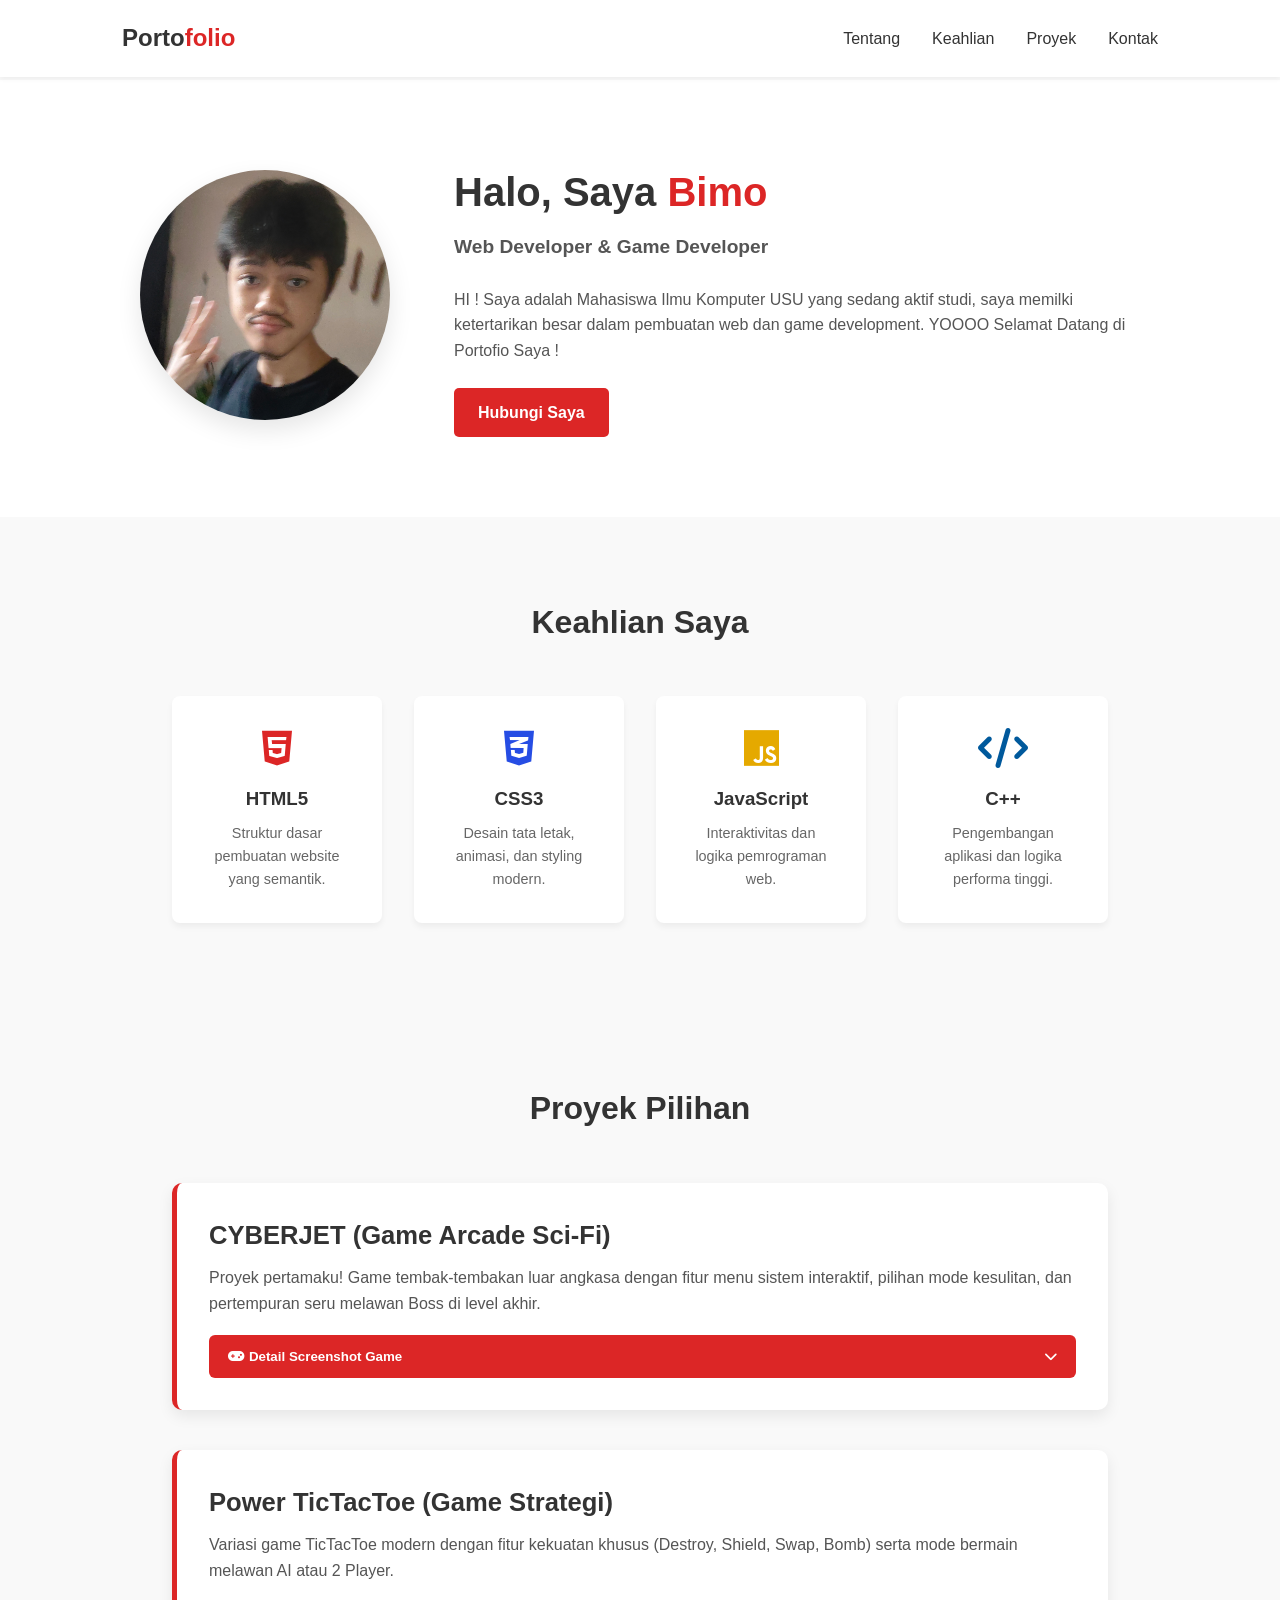
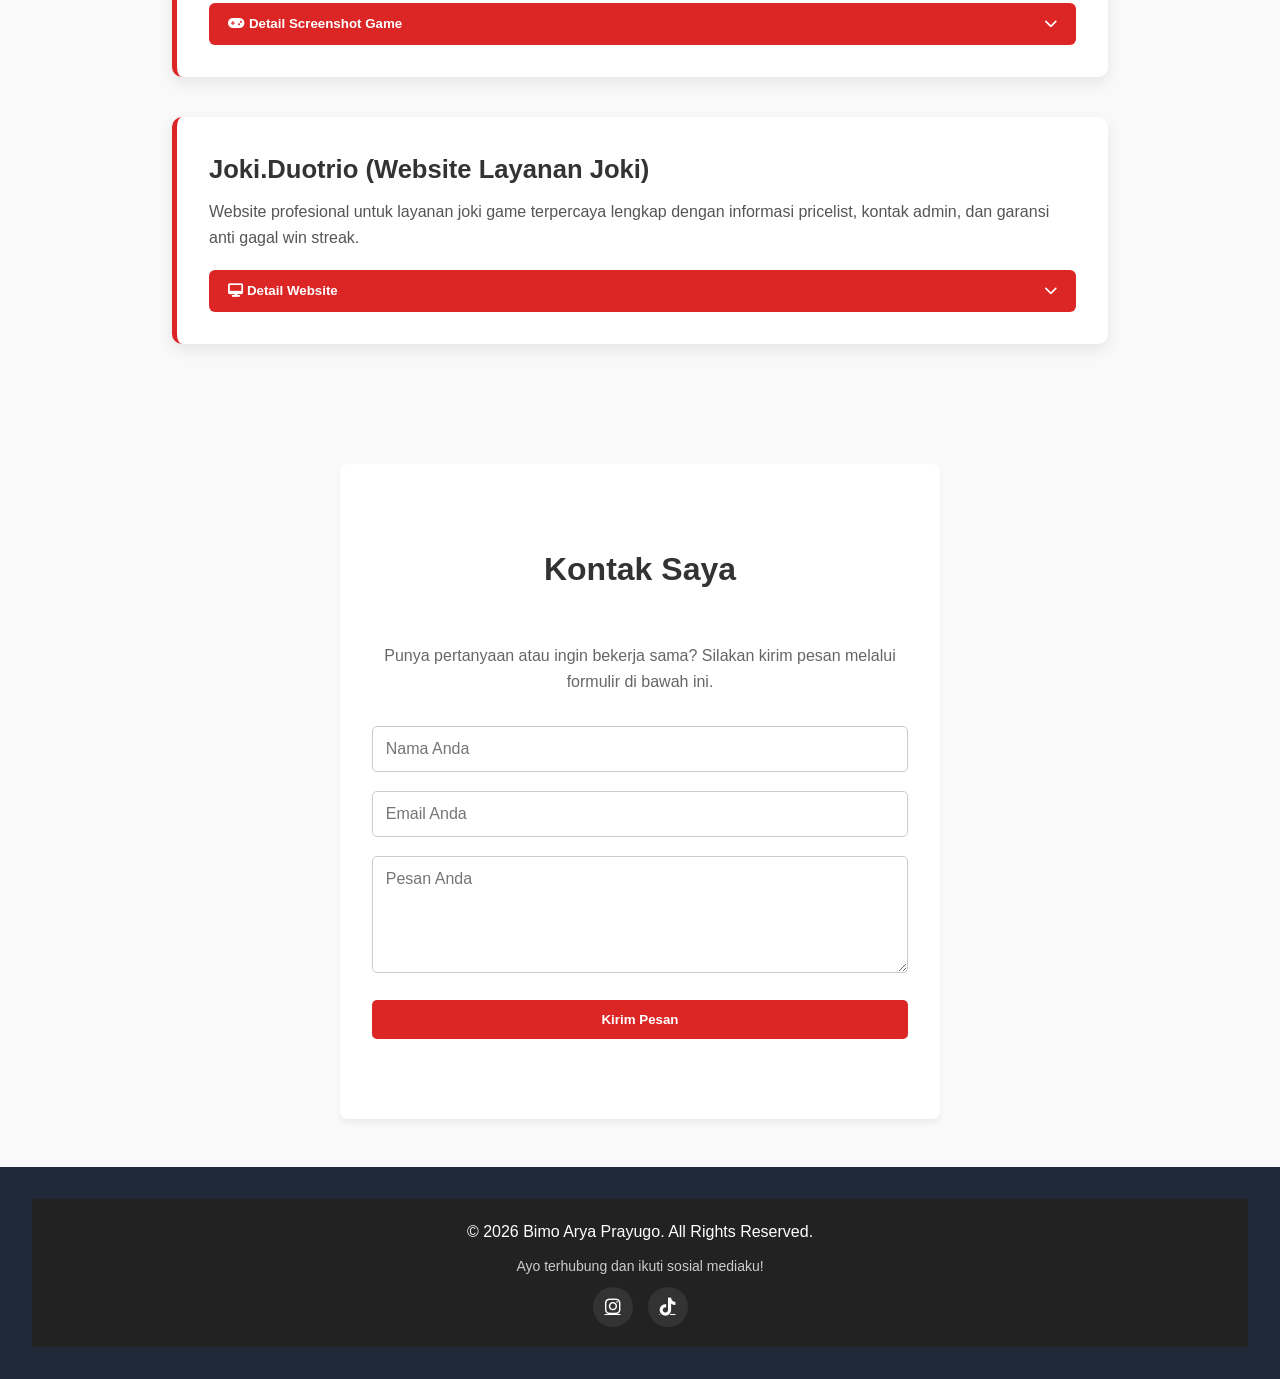
<file: index.html>
<!DOCTYPE html>
<html lang="id">
<head>
    <meta charset="UTF-8">
    <meta name="viewport" content="width=device-width, initial-scale=1.0">
    <title>Portofolio - Bimo Arya Prayugo</title>
    <!-- Hubungkan dengan file CSS -->
    <link rel="stylesheet" href="porto.css">
    <!-- FontAwesome untuk Icon -->
    <link rel="stylesheet" href="https://cdnjs.cloudflare.com/ajax/libs/font-awesome/6.4.0/css/all.min.css">
</head>
<body>

    <!-- Header / Navigasi -->
    <header>
        <nav class="navbar">
            <a href="#" class="logo">Porto<span>folio</span></a>
            <ul class="nav-links">
                <li><a href="#about">Tentang</a></li>
                <li><a href="#skills">Keahlian</a></li>
                <li><a href="#projects">Proyek</a></li>
                <li><a href="#contact">Kontak</a></li>
            </ul>
        </nav>
    </header>

    <main>
        <!-- Bagian Tentang Saya (About Me) -->
        <section class="about-section" id="about">
            <div class="about-container">
                <div class="about-image">
                    <!-- Ganti path gambar profilmu -->
                    <img src="mafoto.jpeg" alt="Foto Profil">
                </div>
                <div class="about-text">
                    <h1>Halo, Saya <span class="highlight">Bimo</span></h1>
                    <p class="subtitle">Web Developer & Game Developer</p>
                    <p>HI ! Saya adalah Mahasiswa Ilmu Komputer USU yang sedang aktif studi, saya memilki ketertarikan besar dalam pembuatan web dan game development. YOOOO Selamat Datang di Portofio Saya !</p>
                    <a href="#contact" class="btn">Hubungi Saya</a>
                </div>
            </div>
        </section>

        <!-- Bagian Keahlian (Skills) -->
        <section class="skills-section" id="skills">
            <h2>Keahlian Saya</h2>
            <div class="skills-grid">
                <div class="skill-card">
                    <i class="fab fa-html5"></i>
                    <h3>HTML5</h3>
                    <p>Struktur dasar pembuatan website yang semantik.</p>
                </div>
                <div class="skill-card">
                    <i class="fab fa-css3-alt css-icon"></i>
                    <h3>CSS3</h3>
                    <p>Desain tata letak, animasi, dan styling modern.</p>
                </div>
                <div class="skill-card">
                    <i class="fab fa-js js-icon"></i>
                    <h3>JavaScript</h3>
                    <p>Interaktivitas dan logika pemrograman web.</p>
                </div>
                <div class="skill-card">
                    <i class="fas fa-code cpp-icon"></i>
                    <h3>C++</h3>
                    <p>Pengembangan aplikasi dan logika performa tinggi.</p>
                </div>
            </div>
        </section>

        <!-- Bagian Proyek Pilihan (Projects) -->
        <section class="projects-section" id="projects">
            <h2>Proyek Pilihan</h2>

            <!-- 1. PROYEK CYBERJET -->
            <div class="featured-project-card">
                <div class="project-info-full">
                    <h3>CYBERJET (Game Arcade Sci-Fi)</h3>
                    <p>Proyek pertamaku! Game tembak-tembakan luar angkasa dengan fitur menu sistem interaktif, pilihan mode kesulitan, dan pertempuran seru melawan Boss di level akhir.</p>
                    
                    <button class="dropdown-btn" onclick="toggleGallery('cyberjet-gallery')">
                        <span><i class="fas fa-gamepad"></i> Detail Screenshot Game</span>
                        <i class="fas fa-chevron-down arrow-icon"></i>
                    </button>

                    <!-- Galeri Screenshot Cyberjet -->
                    <div class="cyberjet-gallery-vertical" id="cyberjet-gallery">
                        <img src="cb1.png" alt="Menu Utama Cyberjet">
                        <img src="cb2.png" alt="Gameplay Cyberjet">
                        <img src="cb3.png" alt="Boss Fight Cyberjet">
                    </div>
                </div>
            </div>

            <!-- 2. PROYEK POWER TICTACTOE -->
            <div class="featured-project-card">
                <div class="project-info-full">
                    <h3>Power TicTacToe (Game Strategi)</h3>
                    <p>Variasi game TicTacToe modern dengan fitur kekuatan khusus (Destroy, Shield, Swap, Bomb) serta mode bermain melawan AI atau 2 Player.</p>
                    
                    <button class="dropdown-btn" onclick="toggleGallery('tictactoe-gallery')">
                        <span><i class="fas fa-gamepad"></i> Detail Screenshot Game</span>
                        <i class="fas fa-chevron-down arrow-icon"></i>
                    </button>

                    <!-- Galeri Screenshot TicTacToe -->
                    <div class="cyberjet-gallery-vertical" id="tictactoe-gallery">
                        <img src="tt1.png" alt="Menu Power TicTacToe">
                        <img src="tt2.png" alt="Arena Permainan TicTacToe">
                    </div>
                </div>
            </div>

            <!-- 3. PROYEK JOKI.DUOTRIO -->
            <div class="featured-project-card">
                <div class="project-info-full">
                    <h3>Joki.Duotrio (Website Layanan Joki)</h3>
                    <p>Website profesional untuk layanan joki game terpercaya lengkap dengan informasi pricelist, kontak admin, dan garansi anti gagal win streak.</p>
                    
                    <button class="dropdown-btn" onclick="toggleGallery('duotrio-gallery')">
                        <span><i class="fas fa-desktop"></i> Detail Website</span>
                        <i class="fas fa-chevron-down arrow-icon"></i>
                    </button>

                    <!-- Galeri Screenshot Joki.Duotrio -->
                    <div class="cyberjet-gallery-vertical" id="duotrio-gallery">
                        <img src="jdt.png" alt="Tampilan Utama Joki.Duotrio">
                    </div>
                </div>
            </div>
        </section>

        <!-- Bagian Kontak (Contact) -->
        <section class="contact-section" id="contact">
            <h2>Kontak Saya</h2>
            <p>Punya pertanyaan atau ingin bekerja sama? Silakan kirim pesan melalui formulir di bawah ini.</p>
            <form class="contact-form">
                <div class="form-group">
                    <input type="text" placeholder="Nama Anda" required>
                </div>
                <div class="form-group">
                    <input type="email" placeholder="Email Anda" required>
                </div>
                <div class="form-group">
                    <textarea rows="5" placeholder="Pesan Anda" required></textarea>
                </div>
                <button type="submit" class="btn">Kirim Pesan</button>
            </form>
        </section>
    </main>

    <!-- Footer -->
<footer>
    <div class="footer-content">
        <p>&copy; 2026 Bimo Arya Prayugo. All Rights Reserved.</p>
        <p class="social-text">Ayo terhubung dan ikuti sosial mediaku!</p>
        <div class="social-icons">
            <!-- Ganti linkhref dengan link profil Instagrammu -->
            <a href="https://instagram.com/prayugobimo" target="_blank" title="Instagram">
                <i class="fab fa-instagram"></i>
            </a>
            <!-- Ganti linkhref dengan link profil TikTokmu -->
            <a href="https://tiktok.com/@blazee1515" target="_blank" title="TikTok">
                <i class="fab fa-tiktok"></i>
        </div>
    </div>
</footer>

    <!-- Skrip JavaScript untuk Dropdown Galeri -->
    <script>
        function toggleGallery(galleryId) {
            const gallery = document.getElementById(galleryId);
            if (gallery.style.display === "flex") {
                gallery.style.display = "none";
            } else {
                gallery.style.display = "flex";
            }
        }
    </script>
</body>
</html>
</file>
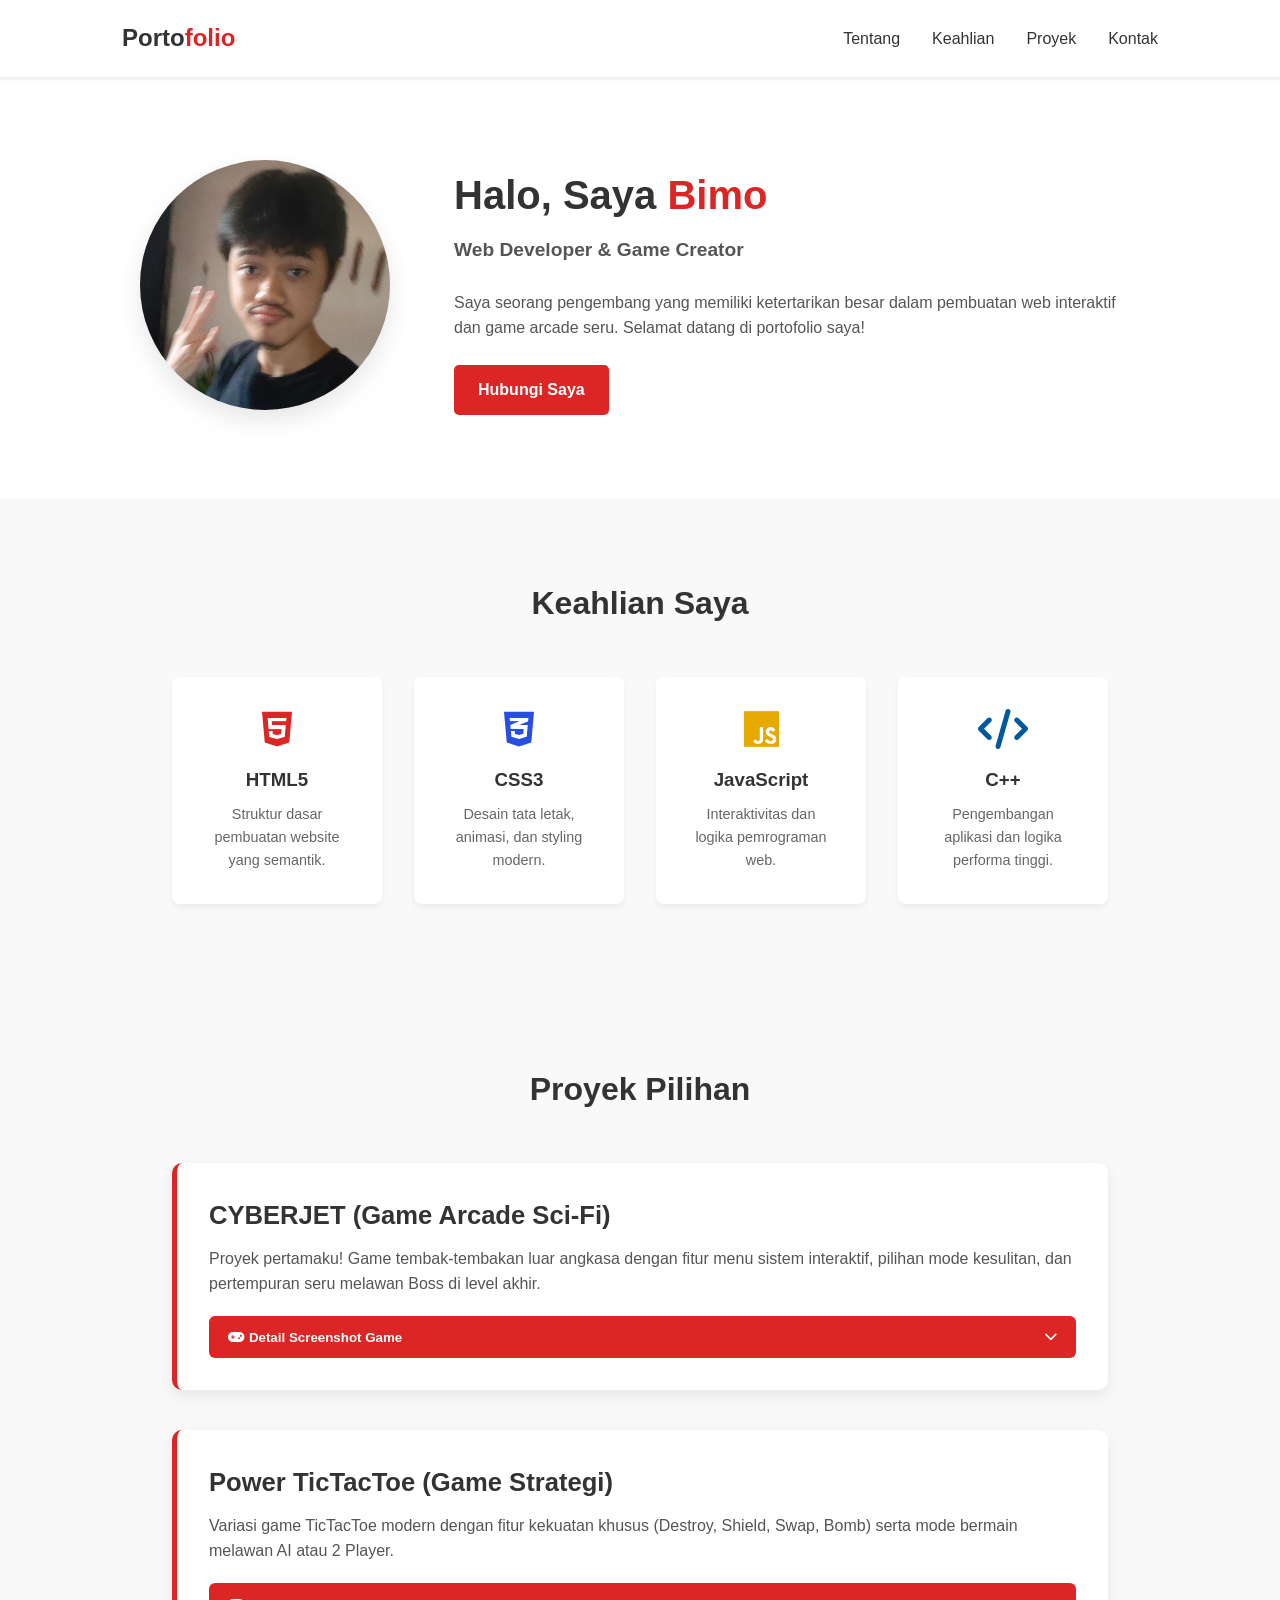
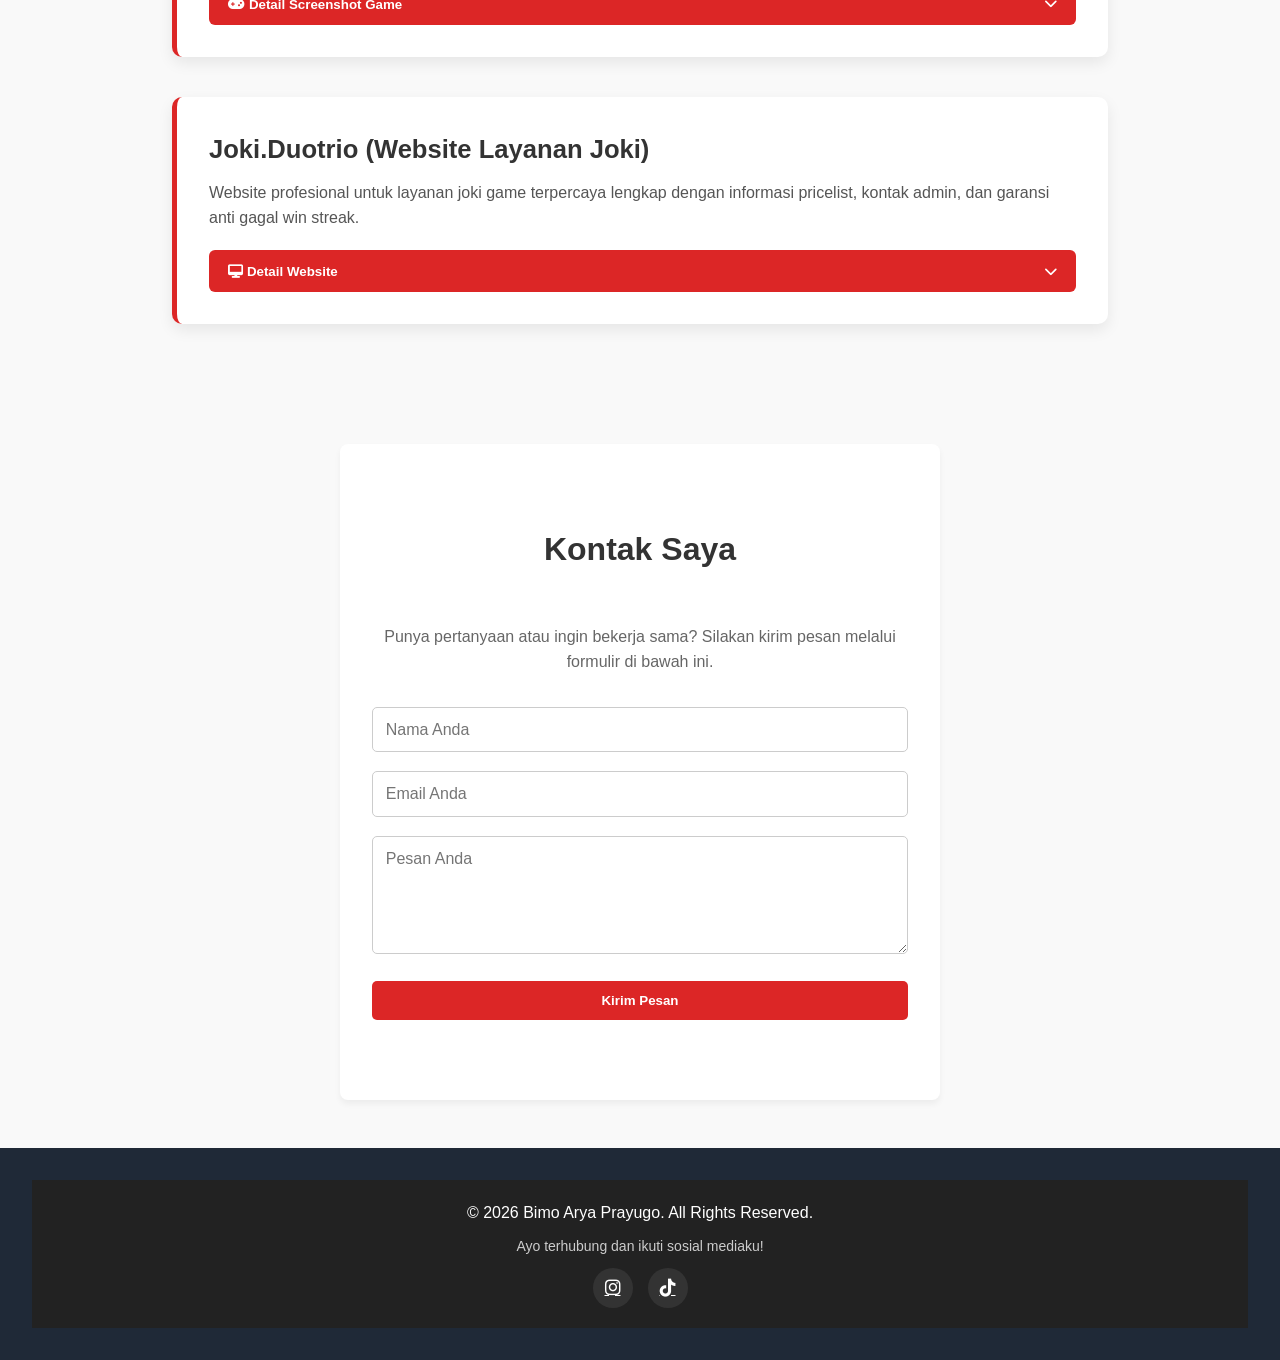
<file: porto.html>
<!DOCTYPE html>
<html lang="id">
<head>
    <meta charset="UTF-8">
    <meta name="viewport" content="width=device-width, initial-scale=1.0">
    <title>Portofolio - Bimo Arya Prayugo</title>
    <!-- Hubungkan dengan file CSS -->
    <link rel="stylesheet" href="porto.css">
    <!-- FontAwesome untuk Icon -->
    <link rel="stylesheet" href="https://cdnjs.cloudflare.com/ajax/libs/font-awesome/6.4.0/css/all.min.css">
</head>
<body>

    <!-- Header / Navigasi -->
    <header>
        <nav class="navbar">
            <a href="#" class="logo">Porto<span>folio</span></a>
            <ul class="nav-links">
                <li><a href="#about">Tentang</a></li>
                <li><a href="#skills">Keahlian</a></li>
                <li><a href="#projects">Proyek</a></li>
                <li><a href="#contact">Kontak</a></li>
            </ul>
        </nav>
    </header>

    <main>
        <!-- Bagian Tentang Saya (About Me) -->
        <section class="about-section" id="about">
            <div class="about-container">
                <div class="about-image">
                    <!-- Ganti path gambar profilmu -->
                    <img src="mafoto.jpeg" alt="Foto Profil">
                </div>
                <div class="about-text">
                    <h1>Halo, Saya <span class="highlight">Bimo</span></h1>
                    <p class="subtitle">Web Developer & Game Creator</p>
                    <p>Saya seorang pengembang yang memiliki ketertarikan besar dalam pembuatan web interaktif dan game arcade seru. Selamat datang di portofolio saya!</p>
                    <a href="#contact" class="btn">Hubungi Saya</a>
                </div>
            </div>
        </section>

        <!-- Bagian Keahlian (Skills) -->
        <section class="skills-section" id="skills">
            <h2>Keahlian Saya</h2>
            <div class="skills-grid">
                <div class="skill-card">
                    <i class="fab fa-html5"></i>
                    <h3>HTML5</h3>
                    <p>Struktur dasar pembuatan website yang semantik.</p>
                </div>
                <div class="skill-card">
                    <i class="fab fa-css3-alt css-icon"></i>
                    <h3>CSS3</h3>
                    <p>Desain tata letak, animasi, dan styling modern.</p>
                </div>
                <div class="skill-card">
                    <i class="fab fa-js js-icon"></i>
                    <h3>JavaScript</h3>
                    <p>Interaktivitas dan logika pemrograman web.</p>
                </div>
                <div class="skill-card">
                    <i class="fas fa-code cpp-icon"></i>
                    <h3>C++</h3>
                    <p>Pengembangan aplikasi dan logika performa tinggi.</p>
                </div>
            </div>
        </section>

        <!-- Bagian Proyek Pilihan (Projects) -->
        <section class="projects-section" id="projects">
            <h2>Proyek Pilihan</h2>

            <!-- 1. PROYEK CYBERJET -->
            <div class="featured-project-card">
                <div class="project-info-full">
                    <h3>CYBERJET (Game Arcade Sci-Fi)</h3>
                    <p>Proyek pertamaku! Game tembak-tembakan luar angkasa dengan fitur menu sistem interaktif, pilihan mode kesulitan, dan pertempuran seru melawan Boss di level akhir.</p>
                    
                    <button class="dropdown-btn" onclick="toggleGallery('cyberjet-gallery')">
                        <span><i class="fas fa-gamepad"></i> Detail Screenshot Game</span>
                        <i class="fas fa-chevron-down arrow-icon"></i>
                    </button>

                    <!-- Galeri Screenshot Cyberjet -->
                    <div class="cyberjet-gallery-vertical" id="cyberjet-gallery">
                        <img src="cb1.png" alt="Menu Utama Cyberjet">
                        <img src="cb2.png" alt="Gameplay Cyberjet">
                        <img src="cb3.png" alt="Boss Fight Cyberjet">
                    </div>
                </div>
            </div>

            <!-- 2. PROYEK POWER TICTACTOE -->
            <div class="featured-project-card">
                <div class="project-info-full">
                    <h3>Power TicTacToe (Game Strategi)</h3>
                    <p>Variasi game TicTacToe modern dengan fitur kekuatan khusus (Destroy, Shield, Swap, Bomb) serta mode bermain melawan AI atau 2 Player.</p>
                    
                    <button class="dropdown-btn" onclick="toggleGallery('tictactoe-gallery')">
                        <span><i class="fas fa-gamepad"></i> Detail Screenshot Game</span>
                        <i class="fas fa-chevron-down arrow-icon"></i>
                    </button>

                    <!-- Galeri Screenshot TicTacToe -->
                    <div class="cyberjet-gallery-vertical" id="tictactoe-gallery">
                        <img src="tt1.png" alt="Menu Power TicTacToe">
                        <img src="tt2.png" alt="Arena Permainan TicTacToe">
                    </div>
                </div>
            </div>

            <!-- 3. PROYEK JOKI.DUOTRIO -->
            <div class="featured-project-card">
                <div class="project-info-full">
                    <h3>Joki.Duotrio (Website Layanan Joki)</h3>
                    <p>Website profesional untuk layanan joki game terpercaya lengkap dengan informasi pricelist, kontak admin, dan garansi anti gagal win streak.</p>
                    
                    <button class="dropdown-btn" onclick="toggleGallery('duotrio-gallery')">
                        <span><i class="fas fa-desktop"></i> Detail Website</span>
                        <i class="fas fa-chevron-down arrow-icon"></i>
                    </button>

                    <!-- Galeri Screenshot Joki.Duotrio -->
                    <div class="cyberjet-gallery-vertical" id="duotrio-gallery">
                        <img src="jdt.png" alt="Tampilan Utama Joki.Duotrio">
                    </div>
                </div>
            </div>
        </section>

        <!-- Bagian Kontak (Contact) -->
        <section class="contact-section" id="contact">
            <h2>Kontak Saya</h2>
            <p>Punya pertanyaan atau ingin bekerja sama? Silakan kirim pesan melalui formulir di bawah ini.</p>
            <form class="contact-form">
                <div class="form-group">
                    <input type="text" placeholder="Nama Anda" required>
                </div>
                <div class="form-group">
                    <input type="email" placeholder="Email Anda" required>
                </div>
                <div class="form-group">
                    <textarea rows="5" placeholder="Pesan Anda" required></textarea>
                </div>
                <button type="submit" class="btn">Kirim Pesan</button>
            </form>
        </section>
    </main>

    <!-- Footer -->
<footer>
    <div class="footer-content">
        <p>&copy; 2026 Bimo Arya Prayugo. All Rights Reserved.</p>
        <p class="social-text">Ayo terhubung dan ikuti sosial mediaku!</p>
        <div class="social-icons">
            <!-- Ganti linkhref dengan link profil Instagrammu -->
            <a href="https://instagram.com/prayugobimo" target="_blank" title="Instagram">
                <i class="fab fa-instagram"></i>
            </a>
            <!-- Ganti linkhref dengan link profil TikTokmu -->
            <a href="https://tiktok.com/@blazee1515" target="_blank" title="TikTok">
                <i class="fab fa-tiktok"></i>
        </div>
    </div>
</footer>

    <!-- Skrip JavaScript untuk Dropdown Galeri -->
    <script>
        function toggleGallery(galleryId) {
            const gallery = document.getElementById(galleryId);
            if (gallery.style.display === "flex") {
                gallery.style.display = "none";
            } else {
                gallery.style.display = "flex";
            }
        }
    </script>
</body>
</html>
</file>
<file: porto.css>
/* Pengaturan Umum */
* {
    margin: 0;
    padding: 0;
    box-sizing: border-box;
    scroll-behavior: smooth;
    font-family: 'Segoe UI', Tahoma, Geneva, Verdana, sans-serif;
}

body {
    background-color: #f9f9f9;
    color: #333;
    line-height: 1.6;
}

/* Variabel Warna (Nuansa Merah) */
:root {
    --primary-color: #dc2626;      /* Warna Merah Utama */
    --primary-dark: #b91c1c;       /* Warna Merah Lebih Gelap (untuk hover) */
    --text-color: #333;
    --bg-white: #ffffff;
    --gray-light: #f3f4f6;
}

/* 1. Navigasi */
header {
    background-color: var(--bg-white);
    box-shadow: 0 2px 5px rgba(0,0,0,0.05);
    position: fixed;
    top: 0;
    left: 0;
    width: 100%;
    z-index: 1000;
}

.navbar {
    display: flex;
    justify-content: space-between;
    align-items: center;
    max-width: 1100px;
    margin: 0 auto;
    padding: 1.2rem 2rem;
}

.logo {
    font-size: 1.5rem;
    font-weight: bold;
    color: var(--text-color);
    text-decoration: none;
}

.logo span {
    color: var(--primary-color);
}

.nav-links {
    display: flex;
    list-style: none;
    gap: 2rem;
}

.nav-links a {
    text-decoration: none;
    color: var(--text-color);
    font-weight: 500;
    transition: color 0.3s;
}

.nav-links a:hover {
    color: var(--primary-color);
}

/* 2. Tentang Saya (About Me) */
main {
    margin-top: 80px;
}

.about-section {
    padding: 5rem 2rem;
    background-color: var(--bg-white);
}

.about-container {
    display: flex;
    align-items: center;
    justify-content: center;
    max-width: 1000px;
    margin: 0 auto;
    gap: 4rem;
}

.about-image img {
    width: 250px;
    height: 250px;
    border-radius: 50%;
    object-fit: cover;
    box-shadow: 0 10px 25px rgba(0,0,0,0.1);
}

.about-text h1 {
    font-size: 2.5rem;
    margin-bottom: 0.5rem;
}

.highlight {
    color: var(--primary-color);
}

.subtitle {
    font-size: 1.2rem;
    font-weight: 600;
    color: #666;
    margin-bottom: 1rem;
}

.about-text p {
    margin-bottom: 1.5rem;
    color: #555;
}

.btn {
    display: inline-block;
    background-color: var(--primary-color);
    color: white;
    padding: 0.75rem 1.5rem;
    border-radius: 5px;
    text-decoration: none;
    font-weight: 600;
    border: none;
    cursor: pointer;
    transition: background 0.3s;
}

.btn:hover {
    background-color: var(--primary-dark);
}

/* 3. Kemampuan (Skills) */
.skills-section {
    padding: 5rem 2rem;
    max-width: 1000px;
    margin: 0 auto;
    text-align: center;
}

.skills-section h2, .projects-section h2, .contact-section h2 {
    font-size: 2rem;
    margin-bottom: 3rem;
    position: relative;
}

.skills-grid {
    display: grid;
    grid-template-columns: repeat(auto-fit, minmax(200px, 1fr));
    gap: 2rem;
}

.skill-card {
    background: var(--bg-white);
    padding: 2rem;
    border-radius: 8px;
    box-shadow: 0 4px 6px rgba(0,0,0,0.05);
    transition: transform 0.3s;
}

.skill-card:hover {
    transform: translateY(-5px);
}

.skill-card i {
    font-size: 2.5rem;
    color: var(--primary-color);
    margin-bottom: 1rem;
}

/* Kustomisasi Warna Ikon Bahasa Pemrograman */
.skill-card .css-icon {
    color: #264de4;
}

.skill-card .js-icon {
    color: #e5a900;
}

.skill-card .cpp-icon {
    color: #00599C;
}

.skill-card h3 {
    margin-bottom: 0.5rem;
}

.skill-card p {
    font-size: 0.9rem;
    color: #666;
}

/* 4. Proyek (Projects) */
.projects-section {
    padding: 5rem 2rem;
    max-width: 1000px;
    margin: 0 auto;
    text-align: center;
}

/* Kartu Utama Proyek Model Seragam */
.featured-project-card {
    background: var(--bg-white);
    border-radius: 10px;
    box-shadow: 0 6px 15px rgba(0,0,0,0.08);
    margin-bottom: 2.5rem;
    text-align: left;
    overflow: hidden;
    border-left: 5px solid var(--primary-color);
}

.project-info-full {
    padding: 2rem;
}

.project-info-full h3 {
    font-size: 1.6rem;
    margin-bottom: 0.6rem;
}

.project-info-full p {
    color: #555;
    margin-bottom: 1.2rem;
}

/* Tombol Dropdown - Warna Merah Penuh & Ikon Putih */
.dropdown-btn {
    width: 100%;
    background-color: var(--primary-color);
    color: #ffffff;
    border: none;
    padding: 0.85rem 1.2rem;
    border-radius: 6px;
    display: flex;
    justify-content: space-between;
    align-items: center;
    font-weight: 600;
    cursor: pointer;
    transition: background 0.3s;
}

.dropdown-btn:hover {
    background-color: var(--primary-dark);
}

/* Paksa semua ikon di dalam tombol dropdown (gamepad/desktop) menjadi putih */
.dropdown-btn i,
.dropdown-btn .fa-gamepad,
.dropdown-btn .fa-desktop {
    color: #ffffff !important;
}

.arrow-icon {
    transition: transform 0.3s ease;
}

/* Galeri Screenshot dengan Bingkai Merah Tipis & Jarak Rapi */
.cyberjet-gallery-vertical {
    display: none; /* Default tertutup */
    flex-direction: column;
    gap: 16px; /* Jarak antar gambar agar tidak rapat */
    background-color: #0b0b0b;
    padding: 16px; /* Ruang di dalam galeri */
    border-radius: 6px;
    margin-top: 1rem;
}

.cyberjet-gallery-vertical {
    display: none; /* Default tertutup */
    flex-direction: column;
    gap: 16px; /* Jarak antar gambar agar tidak rapat */
    background-color: #0b0b0b;
    padding: 16px; /* Ruang di dalam galeri */
    border-radius: 6px;
    margin-top: 1rem;
}

.cyberjet-gallery-vertical img {
    width: 100%;             /* Lebar mengikuti kontainer */
    height: auto;            /* KUNCI: Tinggi otomatis agar resolusi/rasio asli tampil utuh */
    max-height: none;        /* Menghilangkan batasan tinggi */
    object-fit: unset;       /* Mematikan fungsi crop/potong bawaan */
    border-radius: 4px;
    
    /* Bingkai merah tipis di sekeliling gambar */
    border: 1.5px solid var(--primary-color); 
    
    transition: transform 0.3s ease;
}

.cyberjet-gallery-vertical img:hover {
    transform: scale(1.01);
}

/* 5. Kontak (Contact) */
.contact-section {
    padding: 5rem 2rem;
    max-width: 600px;
    margin: 0 auto;
    text-align: center;
    background-color: var(--bg-white);
    border-radius: 8px;
    margin-bottom: 3rem;
    box-shadow: 0 4px 6px rgba(0,0,0,0.05);
}

.contact-section p {
    color: #666;
    margin-bottom: 2rem;
}

.contact-form {
    display: flex;
    flex-direction: column;
    gap: 1.2rem;
}

.form-group input,
.form-group textarea {
    width: 100%;
    padding: 0.8rem;
    border: 1px solid #ccc;
    border-radius: 5px;
    font-size: 1rem;
}

.form-group input:focus,
.form-group textarea:focus {
    outline: none;
    border-color: var(--primary-color);
}

/* 6. Footer */
footer {
    background-color: #1f2937;
    color: white;
    text-align: center;
    padding: 2rem;
}

.footer-content {
    text-align: center;
    padding: 20px;
    background-color: #222;
    color: white;
}

.social-text {
    margin: 10px 0;
    font-size: 14px;
    color: #ccc;
}

.social-icons {
    display: flex;
    justify-content: center;
    gap: 15px;
    margin-top: 10px;
}

.social-icons a {
    display: inline-flex;
    justify-content: center;
    align-items: center;
    width: 40px;
    height: 40px;
    background-color: #333;
    border-radius: 50%;
    color: white;
    font-size: 18px;
    transition: 0.3s ease;
}

/* Efek saat kursor menyentuh ikon */
.social-icons a:hover {
    background-color: red; /* Sesuaikan warna tema utamamu */
    transform: translateY(-3px);
}

/* ==========================================
   MEDIA QUERY (Responsif untuk layar kecil)
   ========================================== */
@media (max-width: 768px) {
    .navbar {
        flex-direction: column;
        gap: 1rem;
        padding: 1rem;
    }

    .nav-links {
        gap: 1rem;
    }

    main {
        margin-top: 130px;
    }

    .about-container {
        flex-direction: column;
        text-align: center;
        gap: 2rem;
    }

    .about-image img {
        width: 200px;
        height: 200px;
    }

    .about-text h1 {
        font-size: 2rem;
    }

    .skills-section, .projects-section {
        padding: 3rem 1rem;
    }

    .cyberjet-gallery-vertical img {
        height: 200px;
    }
}
</file>
